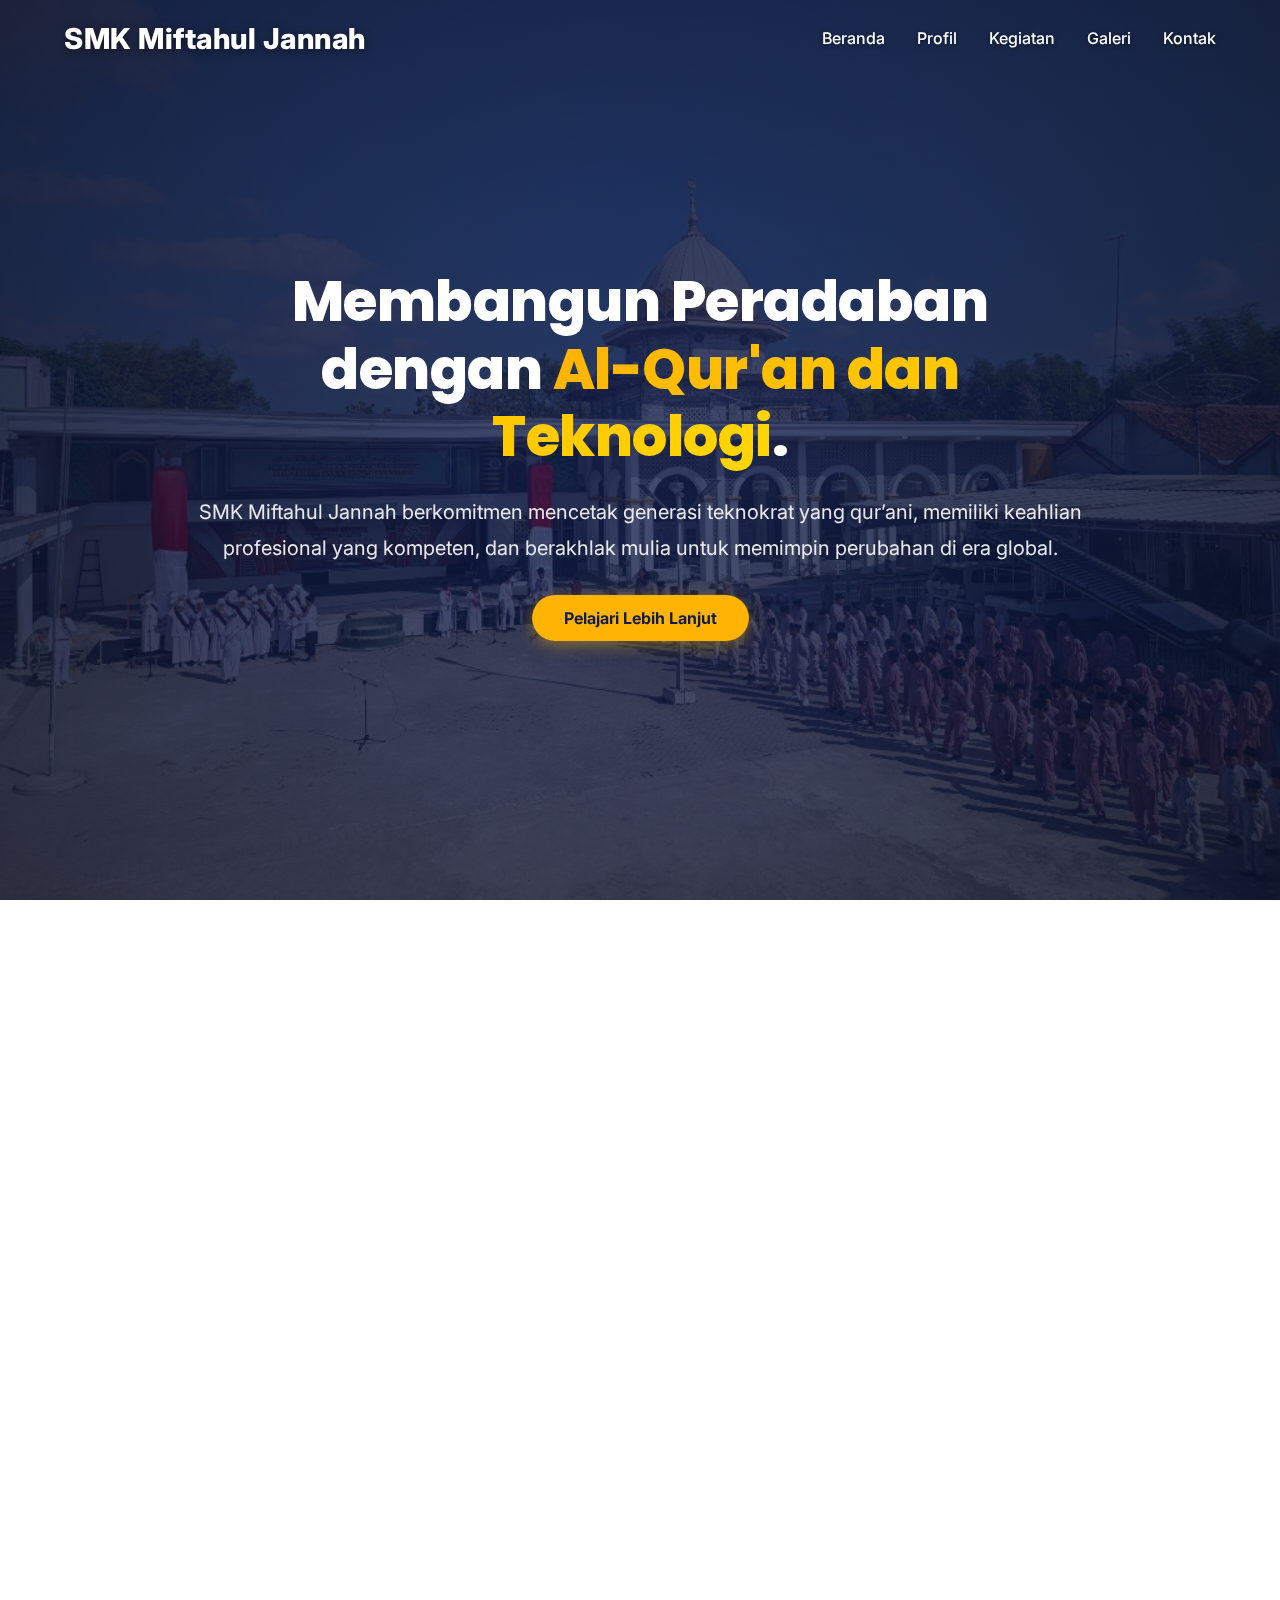
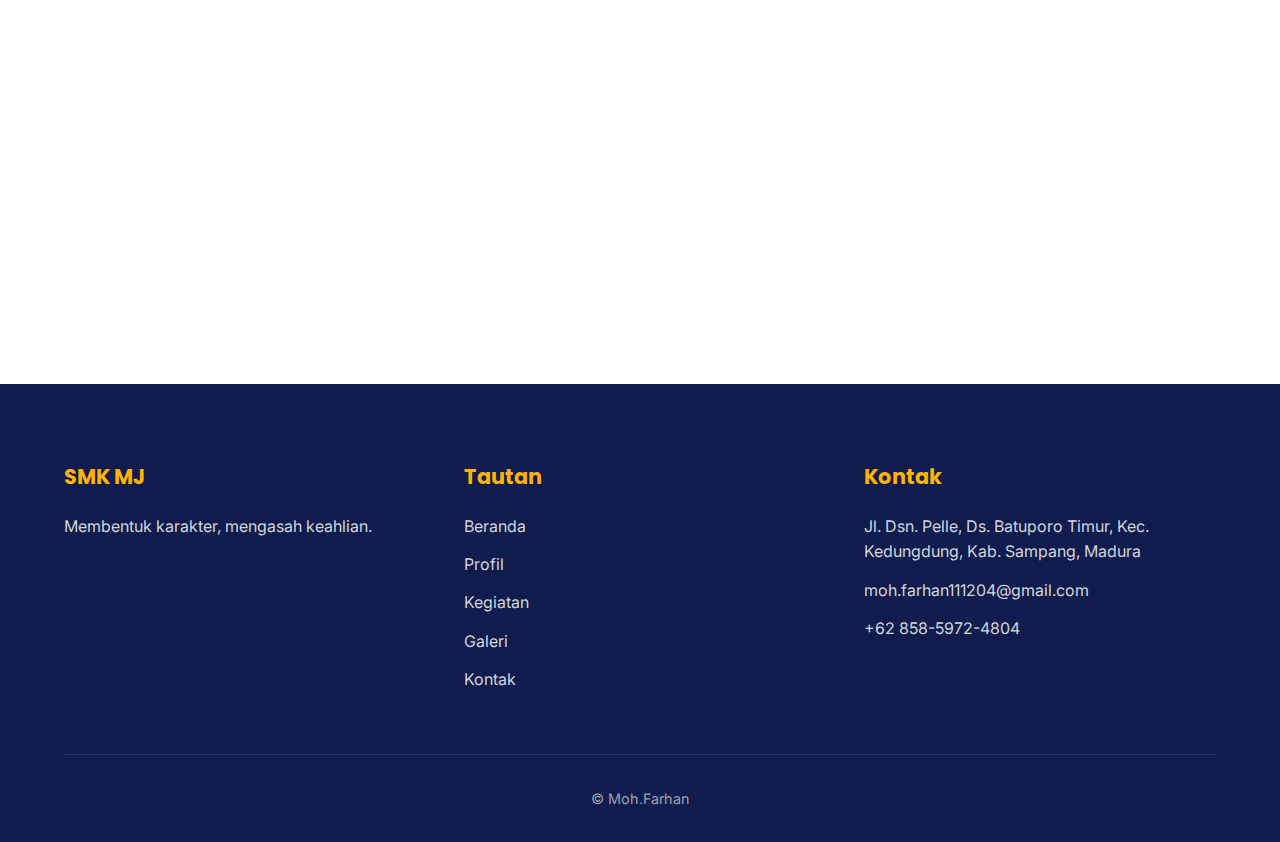
<file: index.html>
<!DOCTYPE html>
<html lang="id">

<head>
    <meta charset="UTF-8">
    <meta name="viewport" content="width=device-width, initial-scale=1.0">
    <title>SMK Miftahul Jannah - Mencetak Generasi Berprestasi</title>
    <link rel="stylesheet" href="css/style.css">
    <!-- Google Fonts -->
    <link
        href="https://fonts.googleapis.com/css2?family=Inter:wght@300;400;500;600&family=Poppins:wght@600;700;800&display=swap"
        rel="stylesheet">
    <link rel="stylesheet" href="https://cdnjs.cloudflare.com/ajax/libs/font-awesome/6.0.0/css/all.min.css">
    <link href="https://unpkg.com/aos@2.3.1/dist/aos.css" rel="stylesheet">
</head>

<body>

    <!-- Navbar -->
    <nav class="navbar" id="navbar">
        <a href="#" class="logo">SMK Miftahul Jannah</a>
        <ul class="nav-links">
            <li><a href="index.html">Beranda</a></li>
            <li><a href="profile.html">Profil</a></li>
            <li><a href="activities.html">Kegiatan</a></li>
            <li><a href="gallery.html">Galeri</a></li>
            <li><a href="contact.html">Kontak</a></li>
        </ul>

    </nav>

    <!-- Hero Section -->
    <section class="hero">
        <div class="hero-content" data-aos="fade-up" data-aos-duration="1000">
            <h1>Membangun Peradaban dengan <span class="gradient-text">Al-Qur'an dan Teknologi</span>.</h1>
            <p>SMK Miftahul Jannah berkomitmen mencetak generasi teknokrat yang qur’ani, memiliki keahlian profesional
                yang kompeten, dan berakhlak mulia untuk memimpin perubahan di era global.</p>
            <a href="#about" class="btn-cta">Pelajari Lebih Lanjut</a>
        </div>
    </section>

    <!-- Principal Welcome -->
    <section id="about" class="principal-section">
        <div class="principal-img" data-aos="fade-right" data-aos-duration="1000">
            <img src="assets/images/principal_real.jpg" alt="Kepala Sekolah SMK Miftahul Jannah">
        </div>
        <div class="principal-text" data-aos="fade-left" data-aos-duration="1000">
            <span class="section-tag">Sambutan Kepala Sekolah</span>
            <h2>Selamat Datang di <br>SMK Miftahul Jannah</h2>
            <p>Bismillahirrahmanirrahim,
                Assalamu'alaikum warahmatullahi wabarakatuh,</p>
            <p>Alhamdulillah, kita semua masih diberi kesempatan untuk berkumpul di tahun ajaran baru ini. Saya selaku
                Kepala Sekolah [SMK Miftahul Jannah] sangat senang dan bangga menyambut Anda semua dengan rasa syukur
                dan harapan yang tinggi.</p>
            <p>Semoga kita semua dapat bekerja sama dan belajar bersama dengan baik untuk mencapai tujuan dan visi misi
                sekolah kita, serta meningkatkan kualitas pendidikan dan membentuk generasi yang cerdas, berakhlak
                mulia, dan berkompeten di bidangnya masing-masing.</p>
            <p>Mari kita jadikan tahun ajaran ini sebagai kesempatan untuk meningkatkan iman dan taqwa kita kepada Allah
                SWT, serta meningkatkan prestasi dan kesuksesan kita di dunia dan akhirat.</p>
            <p>Semoga Allah SWT selalu memberikan kita kekuatan, kesabaran, dan keberhasilan dalam setiap langkah kita.
                Amin ya Rabbal'alamin.</p>
            <p>Wassalamu'alaikum warahmatullahi wabarakatuh. 😊</p>
            <h4>Abd.Malik,S.Pd</h4>
        </div>
    </section>

    <!-- Footer placeholder (will be consistent across pages) -->
    <footer>
        <div class="footer-content">
            <div class="footer-col">
                <h3>SMK MJ</h3>
                <p>Membentuk karakter, mengasah keahlian.</p>
            </div>
            <div class="footer-col">
                <h3>Tautan</h3>
                <a href="index.html">Beranda</a>
                <a href="profile.html">Profil</a>
                <a href="activities.html">Kegiatan</a>
                <a href="gallery.html">Galeri</a>
                <a href="contact.html">Kontak</a>
            </div>
            <div class="footer-col">
                <h3>Kontak</h3>
                <p>Jl. Dsn. Pelle, Ds. Batuporo Timur, Kec. Kedungdung, Kab. Sampang, Madura</p>
                <p>moh.farhan111204@gmail.com</p>
                <p>+62 858-5972-4804</p>
            </div>
        </div>
        <div class="copyright">
            &copy; Moh.Farhan
        </div>
    </footer>

    <script src="js/main.js"></script>
    <script src="https://unpkg.com/aos@2.3.1/dist/aos.js"></script>
    <script>
        AOS.init({
            once: true,
            offset: 100
        });
    </script>
</body>

</html>
</file>
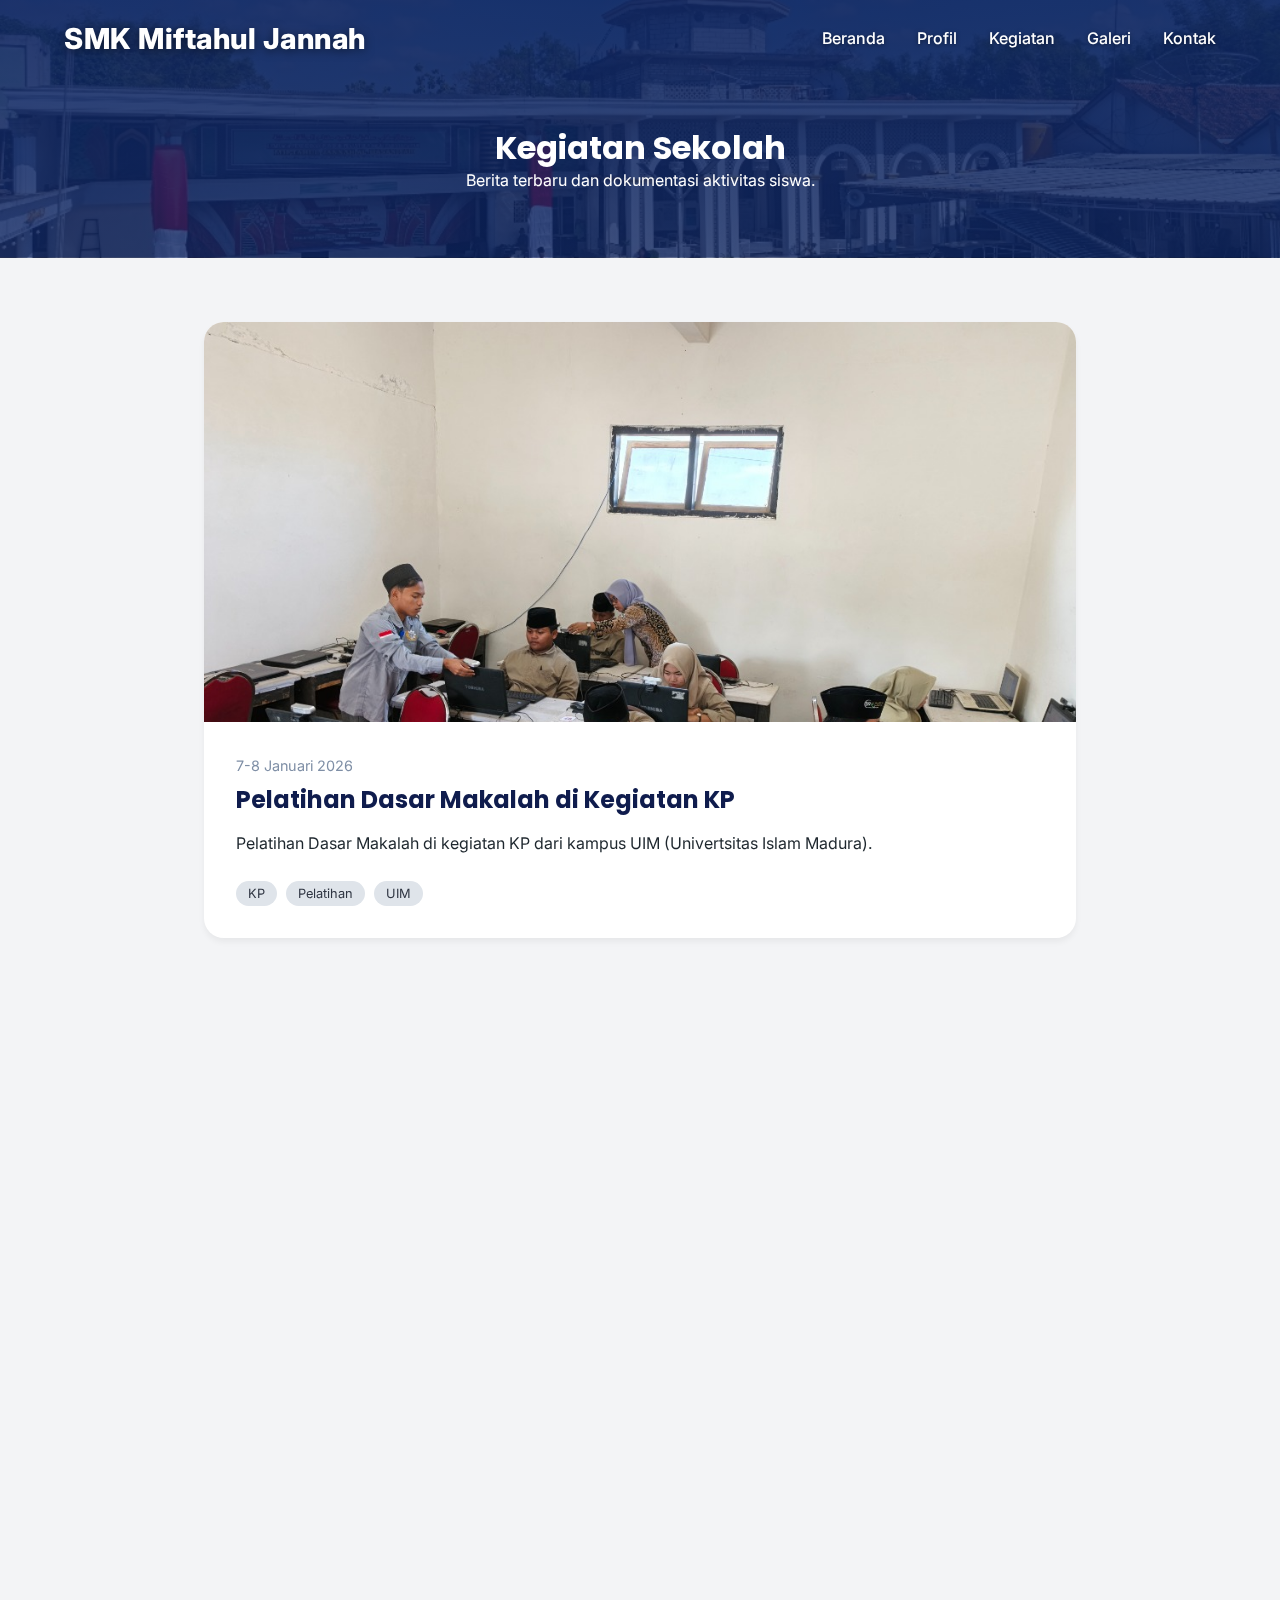
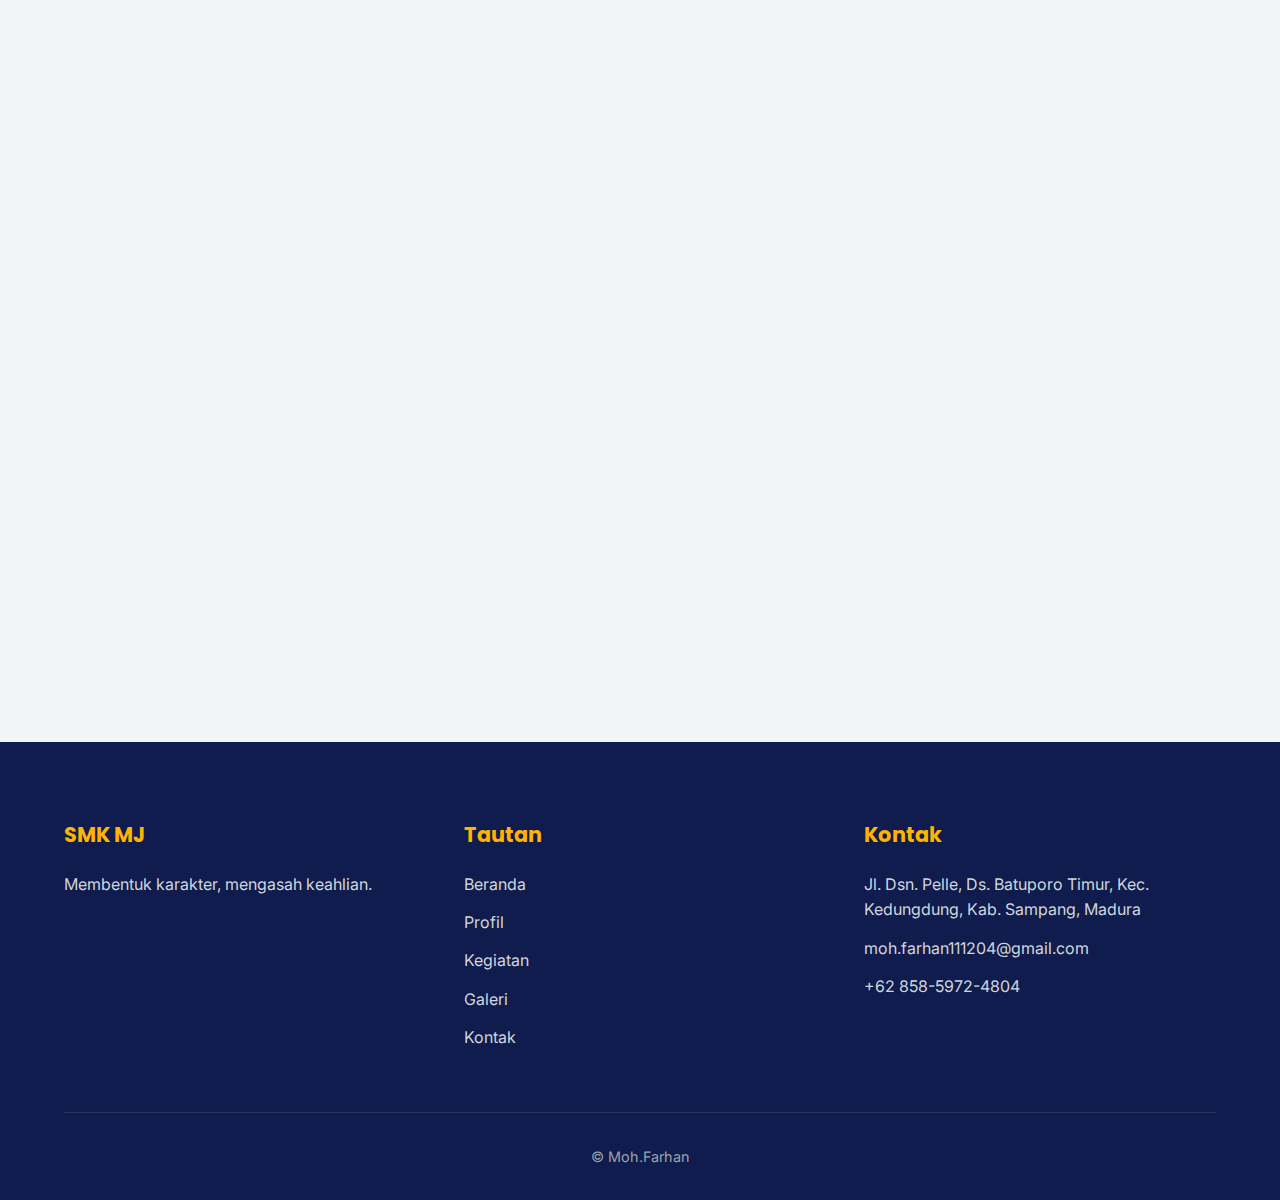
<file: activities.html>
<!DOCTYPE html>
<html lang="id">

<head>
    <meta charset="UTF-8">
    <meta name="viewport" content="width=device-width, initial-scale=1.0">
    <title>Kegiatan - SMK Miftahul Jannah</title>
    <link rel="stylesheet" href="css/style.css">
    <link
        href="https://fonts.googleapis.com/css2?family=Inter:wght@300;400;500;600&family=Poppins:wght@600;700;800&display=swap"
        rel="stylesheet">
    <link rel="stylesheet" href="https://cdnjs.cloudflare.com/ajax/libs/font-awesome/6.0.0/css/all.min.css">
    <link href="https://unpkg.com/aos@2.3.1/dist/aos.css" rel="stylesheet">
    <style>
        .page-header {
            background: linear-gradient(rgba(12, 36, 97, 0.9), rgba(12, 36, 97, 0.8)), url('assets/images/header_bg.jpg');
            background-size: cover;
            background-position: center;
            padding: 8rem 5% 4rem;
            text-align: center;
            color: var(--white);
        }

        .activity-feed {
            max-width: 1000px;
            margin: 4rem auto;
            padding: 0 5%;
        }

        .activity-post {
            background: var(--white);
            border-radius: 20px;
            overflow: hidden;
            box-shadow: var(--shadow-sm);
            margin-bottom: 3rem;
            display: flex;
            flex-direction: column;
        }

        .activity-img {
            max-height: 400px;
            overflow: hidden;
        }

        .activity-img img {
            width: 100%;
            height: 100%;
            object-fit: cover;
        }

        .activity-content {
            padding: 2rem;
        }

        .activity-date {
            color: #7f8fa6;
            font-size: 0.9rem;
            margin-bottom: 0.5rem;
            display: block;
        }

        .activity-content h2 {
            color: var(--primary-color);
            margin-bottom: 1rem;
        }

        .activity-tags {
            margin-top: 1.5rem;
        }

        .tag {
            background: #dfe4ea;
            color: #2f3542;
            padding: 5px 12px;
            border-radius: 15px;
            font-size: 0.8rem;
            margin-right: 5px;
        }
    </style>
</head>

<body>

    <nav class="navbar" id="navbar">
        <a href="index.html" class="logo">SMK Miftahul Jannah</a>
        <ul class="nav-links">
            <li><a href="index.html">Beranda</a></li>
            <li><a href="profile.html">Profil</a></li>
            <li><a href="activities.html">Kegiatan</a></li>
            <li><a href="gallery.html">Galeri</a></li>
            <li><a href="contact.html">Kontak</a></li>
        </ul>

    </nav>

    <header class="page-header">
        <h1 data-aos="fade-down" data-aos-duration="1000">Kegiatan Sekolah</h1>
        <p data-aos="fade-up" data-aos-duration="1000" data-aos-delay="200">Berita terbaru dan dokumentasi aktivitas
            siswa.</p>
    </header>

    <div class="activity-feed">
        <!-- New Post -->
        <article class="activity-post" data-aos="fade-up" data-aos-duration="1000">
            <div class="activity-img">
                <img src="assets/images/pelatihan_dasar_kp.jpg" alt="Pelatihan Dasar KP">
            </div>
            <div class="activity-content">
                <span class="activity-date">7-8 Januari 2026</span>
                <h2>Pelatihan Dasar Makalah di Kegiatan KP</h2>
                <p>Pelatihan Dasar Makalah di kegiatan KP dari kampus UIM (Univertsitas Islam Madura).</p>
                <div class="activity-tags">
                    <span class="tag">KP</span>
                    <span class="tag">Pelatihan</span>
                    <span class="tag">UIM</span>
                </div>
            </div>
        </article>

        <!-- New Post Sharing -->
        <article class="activity-post" data-aos="fade-up" data-aos-duration="1000">
            <div class="activity-img">
                <img src="assets/images/sharing_makalah.jpg" alt="Sharing Dasar Penulisan Makalah">
            </div>
            <div class="activity-content">
                <span class="activity-date">6 Januari 2026</span>
                <h2>Sharing Dasar-Dasar Penulisan Makalah</h2>
                <p>Sharing Dasar-Dasar Penulisan Makalah untuk Pra-Perkuliahan.</p>
                <div class="activity-tags">
                    <span class="tag">Pra-Perkuliahan</span>
                    <span class="tag">Literasi</span>
                </div>
            </div>
        </article>

        <!-- Post New -->
        <article class="activity-post" data-aos="fade-up" data-aos-duration="1000">
            <div class="activity-img">
                <img src="assets/images/tka_kelas_3_smk.jpg" alt="TKA Kelas XII">
            </div>
            <div class="activity-content">
                <span class="activity-date">3 November 2025</span>
                <h2>Tes Kemampuan Akademik (TKA) Kelas XII</h2>
                <p>Kegiatan Tes Kemampuan Akademik (TKA) untuk Siswa Siswi Kelas XII SMK Miftahul Jannah. Siswa
                    dipersiapkan untuk menghadapi ujian kompetensi dengan materi yang mendalam.</p>
                <div class="activity-tags">
                    <span class="tag">Akademik</span>
                    <span class="tag">Kelas XII</span>
                </div>
            </div>
        </article>


    </div>

    <footer>
        <div class="footer-content">
            <div class="footer-col">
                <h3>SMK MJ</h3>
                <p>Membentuk karakter, mengasah keahlian.</p>
            </div>
            <div class="footer-col">
                <h3>Tautan</h3>
                <a href="index.html">Beranda</a>
                <a href="profile.html">Profil</a>
                <a href="activities.html">Kegiatan</a>
                <a href="gallery.html">Galeri</a>
                <a href="contact.html">Kontak</a>
            </div>
            <div class="footer-col">
                <h3>Kontak</h3>
                <p>Jl. Dsn. Pelle, Ds. Batuporo Timur, Kec. Kedungdung, Kab. Sampang, Madura</p>
                <p>moh.farhan111204@gmail.com</p>
                <p>+62 858-5972-4804</p>
            </div>
        </div>
        <div class="copyright">
            &copy; Moh.Farhan
        </div>
    </footer>

    <script src="js/main.js"></script>
    <script src="https://unpkg.com/aos@2.3.1/dist/aos.js"></script>
    <script>
        AOS.init({
            once: true,
            offset: 100
        });
    </script>
</body>

</html>
</file>
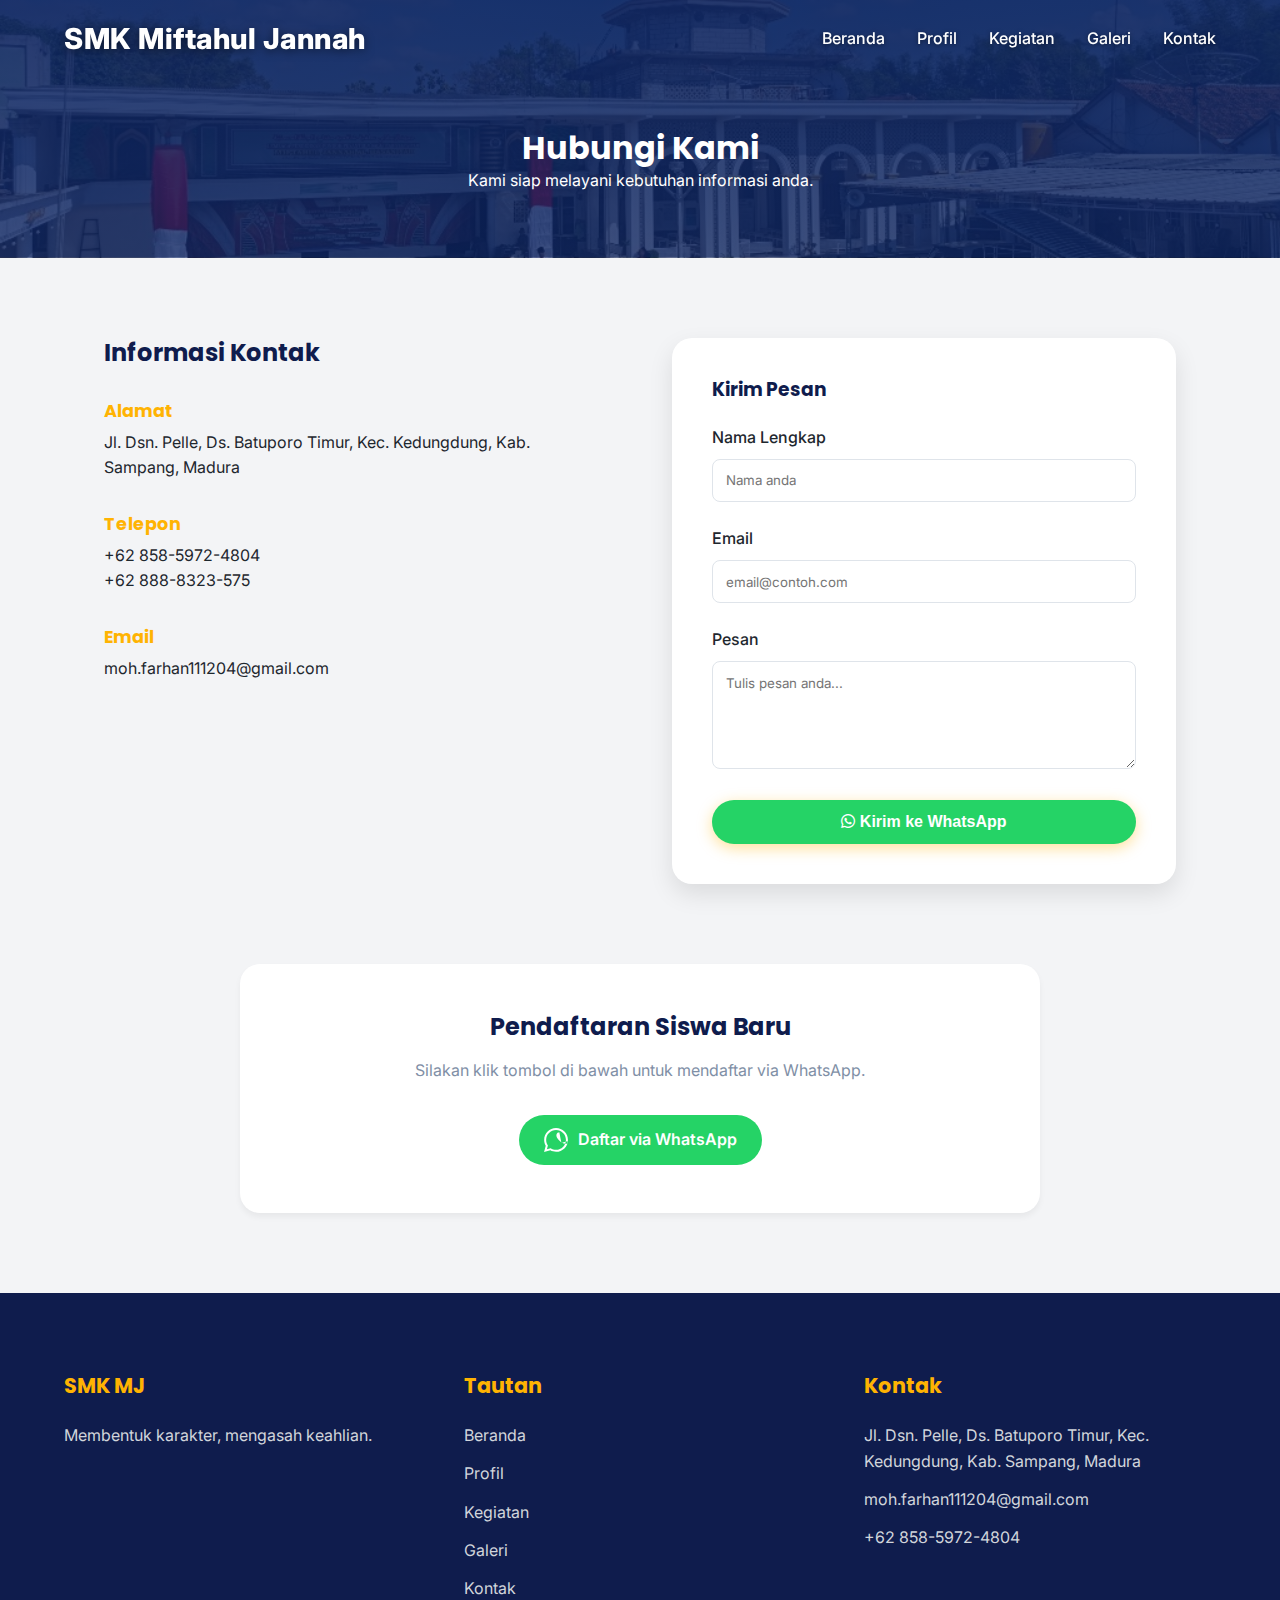
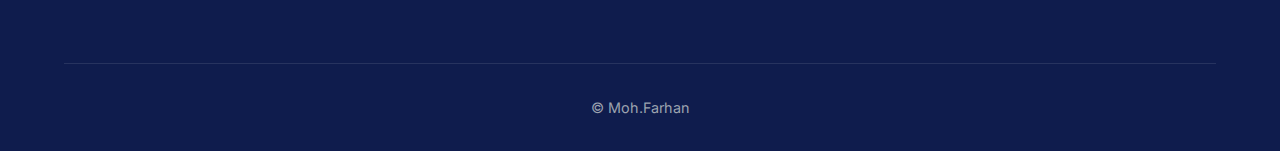
<file: contact.html>
<!DOCTYPE html>
<html lang="id">

<head>
    <meta charset="UTF-8">
    <meta name="viewport" content="width=device-width, initial-scale=1.0">
    <title>Kontak - SMK Miftahul Jannah</title>
    <link rel="stylesheet" href="css/style.css">
    <link
        href="https://fonts.googleapis.com/css2?family=Inter:wght@300;400;500;600&family=Poppins:wght@600;700;800&display=swap"
        rel="stylesheet">
    <link rel="stylesheet" href="https://cdnjs.cloudflare.com/ajax/libs/font-awesome/6.0.0/css/all.min.css">
    <style>
        .page-header {
            background: linear-gradient(rgba(12, 36, 97, 0.9), rgba(12, 36, 97, 0.8)), url('assets/images/header_bg.jpg');
            background-size: cover;
            background-position: center;
            padding: 8rem 5% 4rem;
            text-align: center;
            color: var(--white);
        }

        .contact-container {
            padding: 5rem 5%;
            display: grid;
            grid-template-columns: 1fr 1fr;
            gap: 4rem;
            max-width: 1200px;
            margin: 0 auto;
        }

        .contact-info h2 {
            color: var(--primary-color);
            margin-bottom: 2rem;
        }

        .info-item {
            margin-bottom: 2rem;
        }

        .info-item h4 {
            color: var(--accent-color);
            margin-bottom: 0.5rem;
            font-size: 1.1rem;
        }

        .contact-form {
            background: var(--white);
            padding: 2.5rem;
            border-radius: 20px;
            box-shadow: var(--shadow-lg);
        }

        .form-group {
            margin-bottom: 1.5rem;
        }

        .form-group label {
            display: block;
            margin-bottom: 0.5rem;
            font-weight: 500;
        }

        .form-control {
            width: 100%;
            padding: 0.8rem;
            border: 1px solid #dfe4ea;
            border-radius: 8px;
            font-family: inherit;
            transition: var(--transition);
        }

        .form-control:focus {
            outline: none;
            border-color: var(--primary-color);
        }

        button[type="submit"] {
            width: 100%;
            border: none;
            cursor: pointer;
            font-size: 1rem;
        }

        @media (max-width: 768px) {
            .contact-container {
                grid-template-columns: 1fr;
            }
        }
    </style>
</head>

<body>

    <nav class="navbar" id="navbar">
        <a href="index.html" class="logo">SMK Miftahul Jannah</a>
        <ul class="nav-links">
            <li><a href="index.html">Beranda</a></li>
            <li><a href="profile.html">Profil</a></li>
            <li><a href="activities.html">Kegiatan</a></li>
            <li><a href="gallery.html">Galeri</a></li>
            <li><a href="contact.html">Kontak</a></li>
        </ul>

    </nav>

    <header class="page-header">
        <h1>Hubungi Kami</h1>
        <p>Kami siap melayani kebutuhan informasi anda.</p>
    </header>

    <section class="contact-container">
        <div class="contact-info">
            <h2>Informasi Kontak</h2>
            <div class="info-item">
                <h4>Alamat</h4>
                <p>Jl. Dsn. Pelle, Ds. Batuporo Timur, Kec. Kedungdung, Kab. Sampang, Madura
                </p>
            </div>
            <div class="info-item">
                <h4>Telepon</h4>
                <p>+62 858-5972-4804</p>
                <p>+62 888-8323-575</p>
            </div>
            <div class="info-item">
                <h4>Email</h4>
                <p>moh.farhan111204@gmail.com</p>
            </div>
        </div>

        <form class="contact-form" id="contactForm">
            <h3 style="margin-bottom: 1.5rem; color: var(--primary-color);">Kirim Pesan</h3>
            <div class="form-group">
                <label>Nama Lengkap</label>
                <input type="text" id="contactName" class="form-control" placeholder="Nama anda" required>
            </div>
            <div class="form-group">
                <label>Email</label>
                <input type="email" id="contactEmail" class="form-control" placeholder="email@contoh.com" required>
            </div>
            <div class="form-group">
                <label>Pesan</label>
                <textarea id="contactMessage" class="form-control" rows="5" placeholder="Tulis pesan anda..."
                    required></textarea>
            </div>
            <button type="submit" class="btn-cta" style="background-color: #25D366; color: white;">
                <i class="fab fa-whatsapp"></i> Kirim ke WhatsApp
            </button>
        </form>
    </section>

    <!-- Registration Section -->
    <section style="padding: 0 5% 5rem; text-align: center;">
        <div
            style="background: var(--white); padding: 3rem; border-radius: 20px; box-shadow: var(--shadow-sm); max-width: 800px; margin: 0 auto;">
            <h2 style="color: var(--primary-color); margin-bottom: 1rem;">Pendaftaran Siswa Baru</h2>
            <p style="color: #7f8fa6; margin-bottom: 2rem;">Silakan klik tombol di bawah untuk mendaftar via WhatsApp.
            </p>

            <div style="display: flex; justify-content: center; gap: 20px; flex-wrap: wrap;">
                <!-- WhatsApp Button -->
                <a href="https://wa.me/6285859724804?text=Halo,%20saya%20ingin%20mendaftar%20di%20SMK%20Miftahul%20Jannah"
                    target="_blank"
                    style="display: inline-flex; align-items: center; gap: 10px; background-color: #25D366; color: white; padding: 12px 25px; border-radius: 50px; text-decoration: none; font-weight: 600; transition: transform 0.3s;">
                    <svg xmlns="http://www.w3.org/2000/svg" width="24" height="24" viewBox="0 0 24 24"
                        fill="currentColor">
                        <path
                            d="M.057 24l1.687-6.163c-1.041-1.804-1.588-3.849-1.587-5.946.003-6.556 5.338-11.891 11.893-11.891 3.181.001 6.167 1.24 8.413 3.488 2.245 2.248 3.481 5.236 3.48 8.414-.003 6.557-5.338 11.892-11.893 11.892-1.99-.001-3.951-.5-5.688-1.448l-6.305 1.654zm6.597-3.807c1.676.995 3.276 1.591 5.392 1.592 5.448 0 9.886-4.434 9.889-9.885.002-5.462-4.415-9.89-9.881-9.892-5.452 0-9.887 4.434-9.889 9.884-.001 2.225.651 3.891 1.746 5.634l-.999 3.648 3.742-.981zm11.387-5.464c-.074-.124-.272-.198-.57-.347-.297-.149-1.758-8.683-2.031-9.667-.272-.984-.47-.149-.646-.149-.174 0-.372 0-.57.001-.198 0-.52.074-.792.372s-1.04 1.016-1.04 2.479 1.065 2.876 1.213 3.074c.149.198 2.095 3.2 5.076 4.487.709.306 1.263.489 1.694.626.712.226 1.36.194 1.872.118.571-.085 1.758-.719 2.006-1.413.248-.695.248-1.29.173-1.414z" />
                    </svg>
                    Daftar via WhatsApp
                </a>
            </div>
        </div>
    </section>

    <footer>
        <div class="footer-content">
            <div class="footer-col">
                <h3>SMK MJ</h3>
                <p>Membentuk karakter, mengasah keahlian.</p>
            </div>
            <div class="footer-col">
                <h3>Tautan</h3>
                <a href="index.html">Beranda</a>
                <a href="profile.html">Profil</a>
                <a href="activities.html">Kegiatan</a>
                <a href="gallery.html">Galeri</a>
                <a href="contact.html">Kontak</a>
            </div>
            <div class="footer-col">
                <h3>Kontak</h3>
                <p>Jl. Dsn. Pelle, Ds. Batuporo Timur, Kec. Kedungdung, Kab. Sampang, Madura</p>
                <p>moh.farhan111204@gmail.com</p>
                <p>+62 858-5972-4804</p>
            </div>
        </div>
        <div class="copyright">
            &copy; Moh.Farhan
        </div>
    </footer>

    <script src="js/main.js"></script>
    <script>
        document.getElementById('contactForm').addEventListener('submit', function (e) {
            e.preventDefault();

            const name = document.getElementById('contactName').value;
            const email = document.getElementById('contactEmail').value;
            const message = document.getElementById('contactMessage').value;

            const waNumber = "6285859724804";
            const text = `Halo Admin SMK MJ, saya ${name} (${email}) ingin mengirim pesan: \n\n${message}`;
            const url = `https://wa.me/${waNumber}?text=${encodeURIComponent(text)}`;

            window.open(url, '_blank');
        });
    </script>
</body>

</html>
</file>
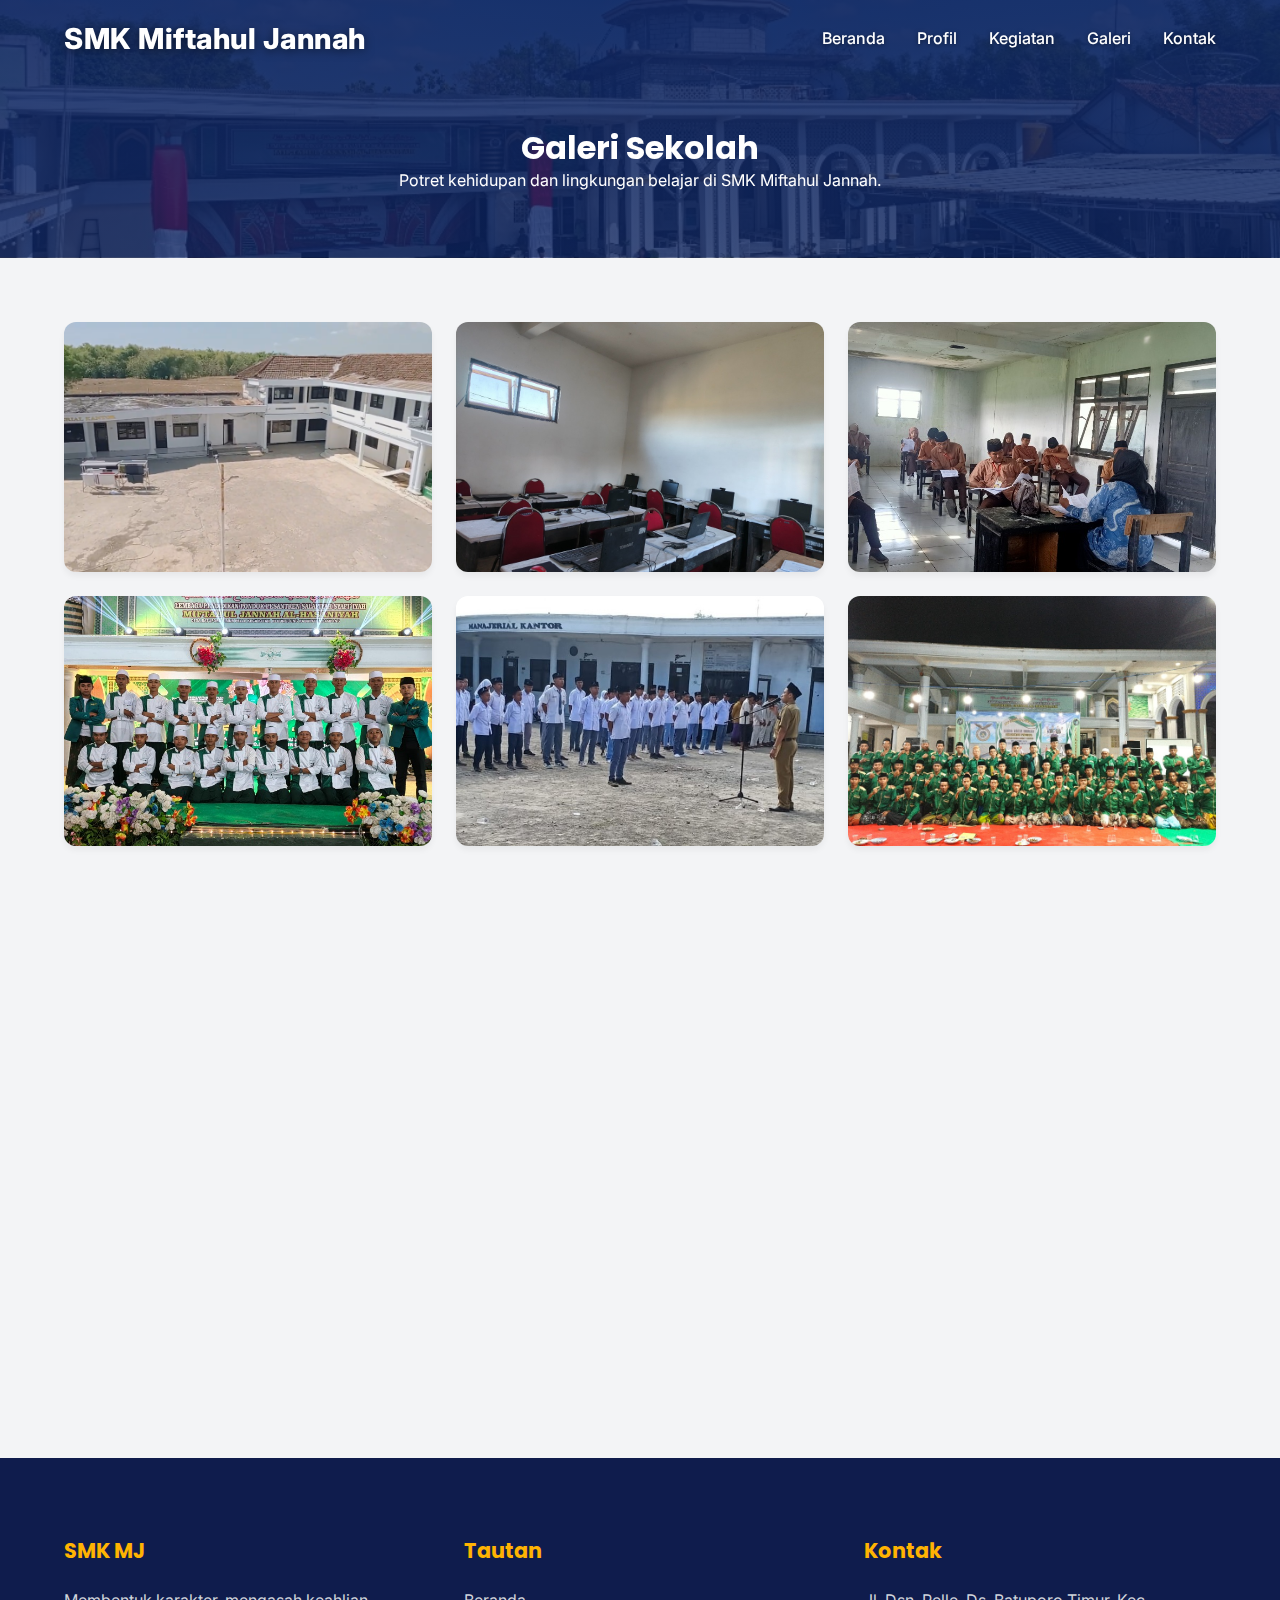
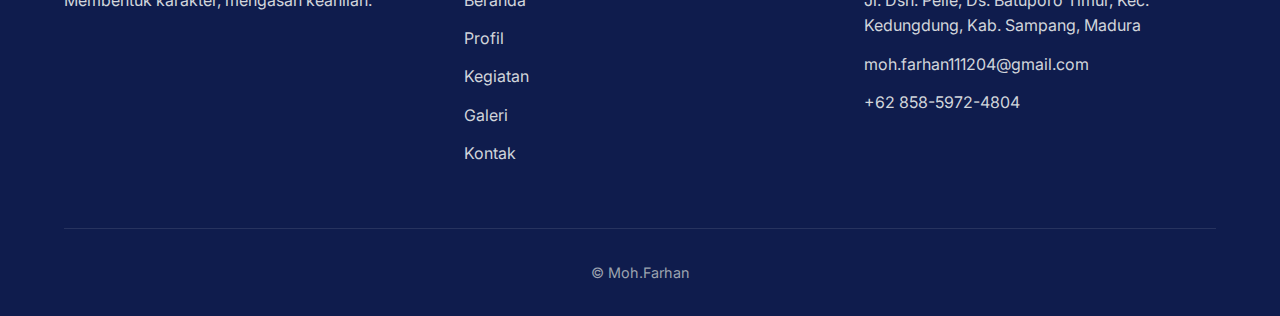
<file: gallery.html>
<!DOCTYPE html>
<html lang="id">

<head>
    <meta charset="UTF-8">
    <meta name="viewport" content="width=device-width, initial-scale=1.0">
    <title>Galeri - SMK Miftahul Jannah</title>
    <link rel="stylesheet" href="css/style.css">
    <link
        href="https://fonts.googleapis.com/css2?family=Inter:wght@300;400;500;600&family=Poppins:wght@600;700;800&display=swap"
        rel="stylesheet">
    <link rel="stylesheet" href="https://cdnjs.cloudflare.com/ajax/libs/font-awesome/6.0.0/css/all.min.css">
    <link href="https://unpkg.com/aos@2.3.1/dist/aos.css" rel="stylesheet">
    <style>
        .page-header {
            background: linear-gradient(rgba(12, 36, 97, 0.9), rgba(12, 36, 97, 0.8)), url('assets/images/header_bg.jpg');
            background-size: cover;
            background-position: center;
            padding: 8rem 5% 4rem;
            text-align: center;
            color: var(--white);
        }

        .gallery-grid {
            display: grid;
            grid-template-columns: repeat(auto-fill, minmax(300px, 1fr));
            gap: 1.5rem;
            padding: 4rem 5%;
        }

        .gallery-item {
            position: relative;
            height: 250px;
            overflow: hidden;
            border-radius: 12px;
            cursor: pointer;
            box-shadow: var(--shadow-sm);
        }

        .gallery-item img {
            width: 100%;
            height: 100%;
            object-fit: cover;
            transition: transform 0.4s ease;
        }

        .gallery-item:hover img {
            transform: scale(1.1);
        }

        .gallery-overlay {
            position: absolute;
            bottom: 0;
            left: 0;
            width: 100%;
            padding: 1rem;
            background: linear-gradient(to top, rgba(0, 0, 0, 0.8), transparent);
            color: var(--white);
            opacity: 0;
            transition: opacity 0.3s ease;
        }

        .gallery-item:hover .gallery-overlay {
            opacity: 1;
        }
    </style>
</head>

<body>

    <nav class="navbar" id="navbar">
        <a href="index.html" class="logo">SMK Miftahul Jannah</a>
        <ul class="nav-links">
            <li><a href="index.html">Beranda</a></li>
            <li><a href="profile.html">Profil</a></li>
            <li><a href="activities.html">Kegiatan</a></li>
            <li><a href="gallery.html">Galeri</a></li>
            <li><a href="contact.html">Kontak</a></li>
        </ul>

    </nav>

    <header class="page-header">
        <h1 data-aos="fade-down" data-aos-duration="1000">Galeri Sekolah</h1>
        <p data-aos="fade-up" data-aos-duration="1000" data-aos-delay="200">Potret kehidupan dan lingkungan belajar di
            SMK Miftahul Jannah.</p>
    </header>

    <div class="gallery-grid">
        <div class="gallery-item" data-aos="zoom-in" data-aos-duration="800">
            <img src="assets/images/gedung_utama.png" alt="Gedung Sekolah">
            <div class="gallery-overlay">Gedung Utama</div>
        </div>
        <div class="gallery-item" data-aos="zoom-in" data-aos-duration="800">
            <img src="assets/images/lab_komputer_update.jpg" alt="Lab Komputer">
            <div class="gallery-overlay">Laboratorium Komputer</div>
        </div>

        <div class="gallery-item" data-aos="zoom-in" data-aos-duration="800">
            <img src="assets/images/suasana_belajar.jpg" alt="Suasana Belajar">
            <div class="gallery-overlay">Suasana Belajar</div>
        </div>

        <div class="gallery-item" data-aos="zoom-in" data-aos-duration="800">
            <img src="assets/images/hadrah_personnel.jpg" alt="Personil Hadrah">
            <div class="gallery-overlay">Personil Hadrah</div>
        </div>
        <div class="gallery-item" data-aos="zoom-in" data-aos-duration="800">
            <img src="assets/images/upacara.jpg" alt="Upacara">
            <div class="gallery-overlay">Upacara</div>
        </div>
        <div class="gallery-item" data-aos="zoom-in" data-aos-duration="800">
            <img src="assets/images/perda_batim_barlen.jpg" alt="Perda Batim Barlen">
            <div class="gallery-overlay">Perda Batim Barlen</div>
        </div>
        <div class="gallery-item" data-aos="zoom-in" data-aos-duration="800">
            <img src="assets/images/kunjungan.jpg" alt="Kunjungan">
            <div class="gallery-overlay">Kunjungan</div>
        </div>
        <div class="gallery-item" data-aos="zoom-in" data-aos-duration="800">
            <img src="assets/images/upacara_17_agustus.jpg" alt="Upacara 17 Agustus">
            <div class="gallery-overlay">Upacara 17 Agustus</div>
        </div>
        <div class="gallery-item" data-aos="zoom-in" data-aos-duration="800">
            <img src="assets/images/paduan_suara_siswi.jpg" alt="Paduan Suara Siswi">
            <div class="gallery-overlay">Paduan Suara Siswi</div>
        </div>
        <div class="gallery-item" data-aos="zoom-in" data-aos-duration="800">
            <img src="assets/images/wisuda_2024_2025.jpg" alt="Wisudawan Wisudawati 2024-2025">
            <div class="gallery-overlay">Wisudawan Wisudawati 2024-2025</div>
        </div>
        <div class="gallery-item" data-aos="zoom-in" data-aos-duration="800">
            <img src="assets/images/cerdas_cermat.jpg" alt="Cerdas Cermat">
            <div class="gallery-overlay">Cerdas Cermat</div>
        </div>
        <div class="gallery-item" data-aos="zoom-in" data-aos-duration="800">
            <img src="assets/images/karnaval.jpg" alt="Karnaval">
            <div class="gallery-overlay">Karnaval</div>
        </div>
    </div>

    <footer>
        <div class="footer-content">
            <div class="footer-col">
                <h3>SMK MJ</h3>
                <p>Membentuk karakter, mengasah keahlian.</p>
            </div>
            <div class="footer-col">
                <h3>Tautan</h3>
                <a href="index.html">Beranda</a>
                <a href="profile.html">Profil</a>
                <a href="activities.html">Kegiatan</a>
                <a href="gallery.html">Galeri</a>
                <a href="contact.html">Kontak</a>
            </div>
            <div class="footer-col">
                <h3>Kontak</h3>
                <p>Jl. Dsn. Pelle, Ds. Batuporo Timur, Kec. Kedungdung, Kab. Sampang, Madura</p>
                <p>moh.farhan111204@gmail.com</p>
                <p>+62 858-5972-4804</p>
            </div>
        </div>
        <div class="copyright">
            &copy; Moh.Farhan
        </div>
    </footer>

    <script src="js/main.js"></script>
    <script src="https://unpkg.com/aos@2.3.1/dist/aos.js"></script>
    <script>
        AOS.init({
            once: true,
            offset: 100
        });
    </script>
</body>

</html>
</file>
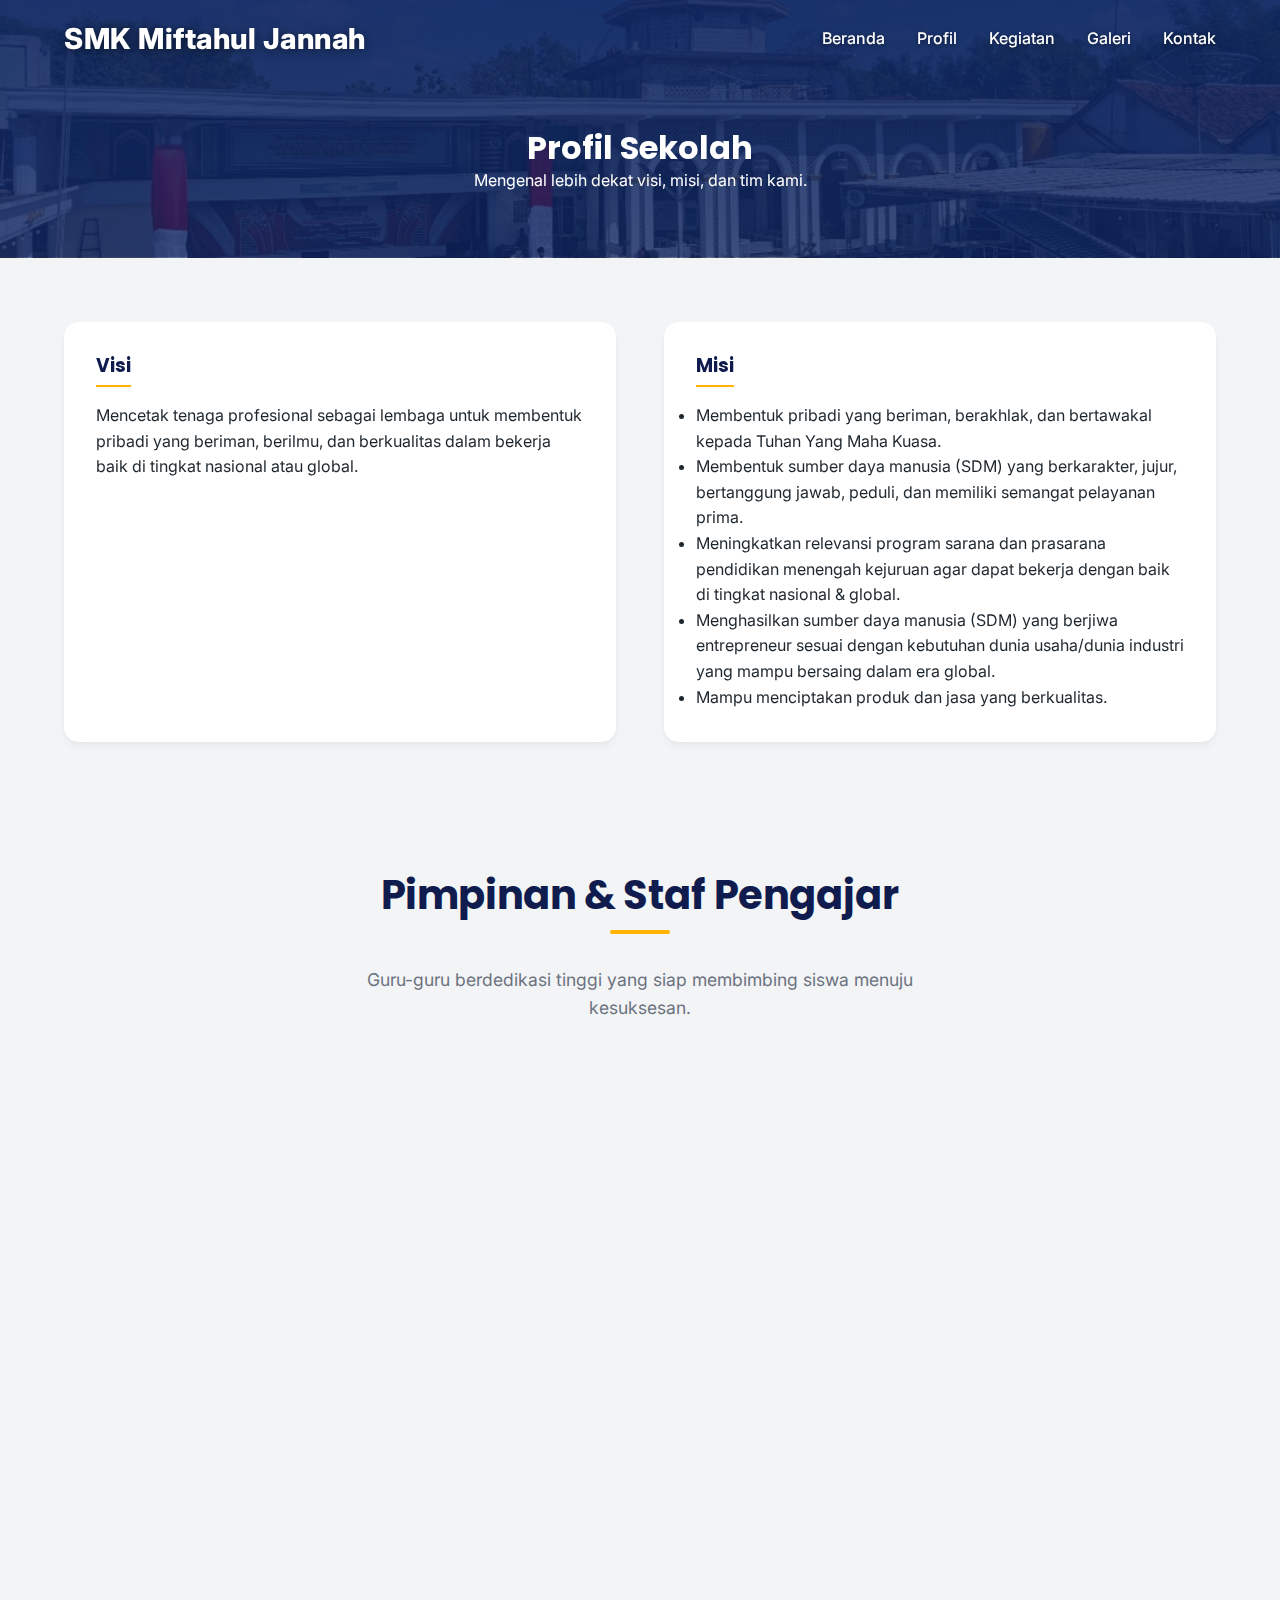
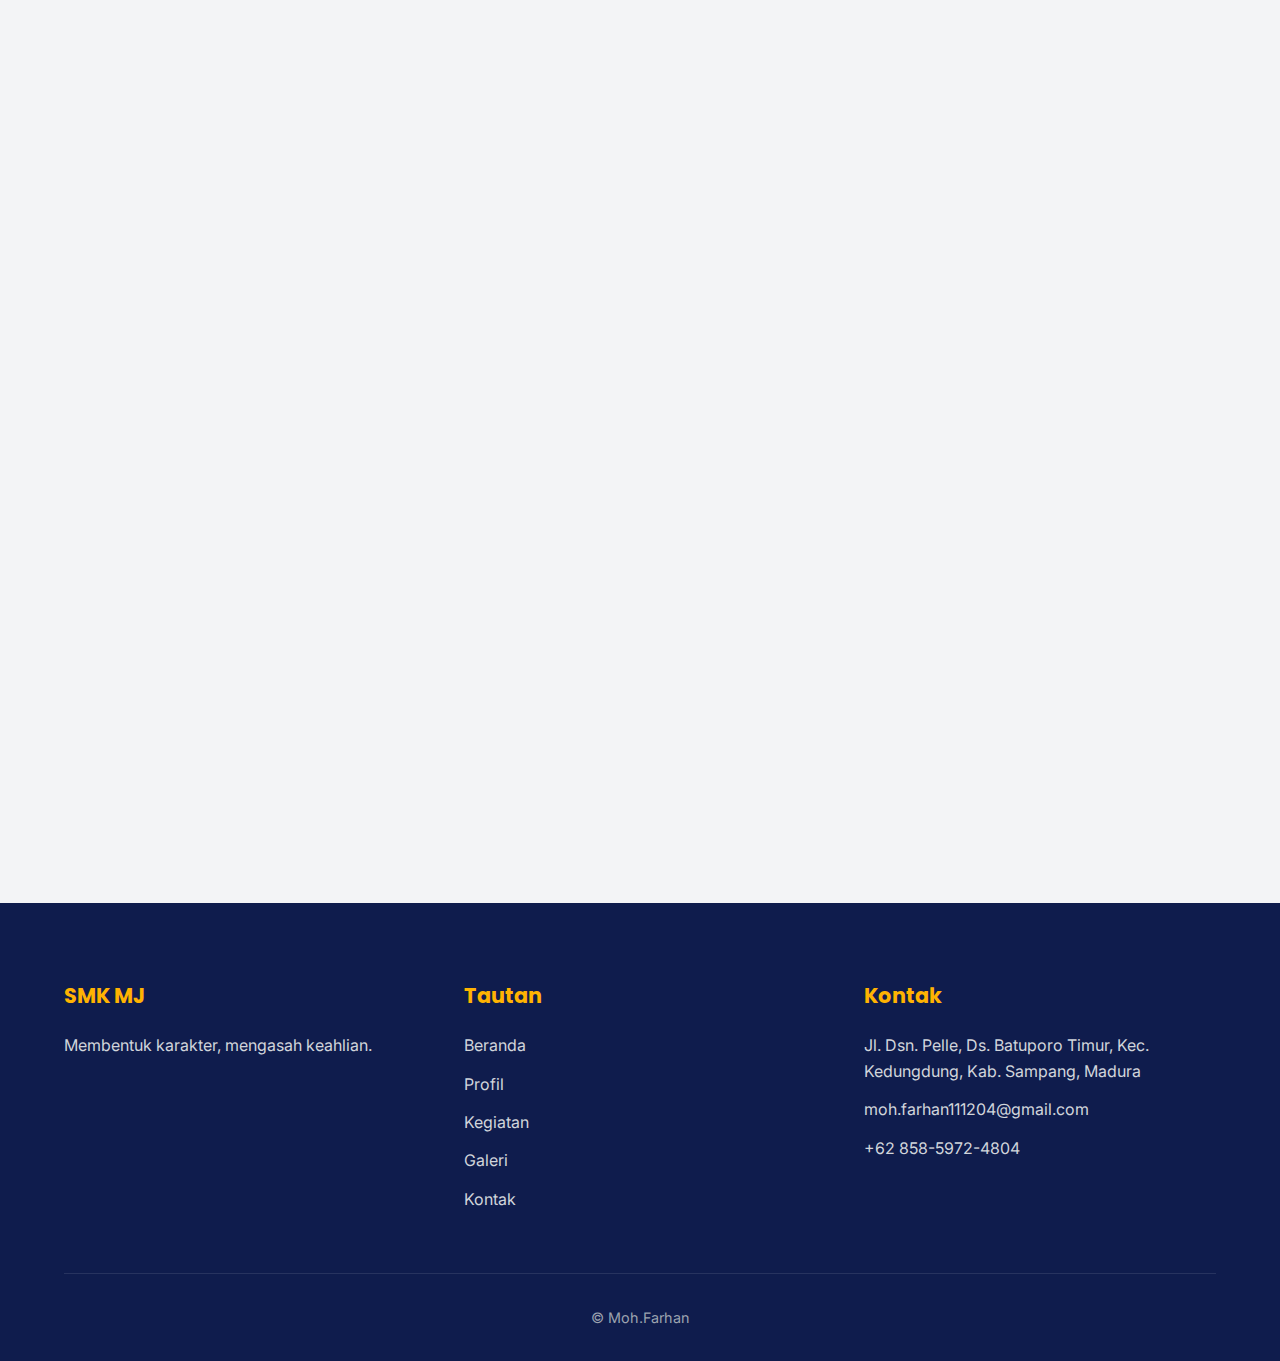
<file: profile.html>
<!DOCTYPE html>
<html lang="id">

<head>
    <meta charset="UTF-8">
    <meta name="viewport" content="width=device-width, initial-scale=1.0">
    <title>Profil Sekolah - SMK Miftahul Jannah</title>
    <link rel="stylesheet" href="css/style.css">
    <link
        href="https://fonts.googleapis.com/css2?family=Inter:wght@300;400;500;600&family=Poppins:wght@600;700;800&display=swap"
        rel="stylesheet">
    <link rel="stylesheet" href="https://cdnjs.cloudflare.com/ajax/libs/font-awesome/6.0.0/css/all.min.css">
    <link href="https://unpkg.com/aos@2.3.1/dist/aos.css" rel="stylesheet">
    <style>
        .page-header {
            background: linear-gradient(rgba(12, 36, 97, 0.9), rgba(12, 36, 97, 0.8)), url('assets/images/header_bg.jpg');
            background-size: cover;
            background-position: center;
            padding: 8rem 5% 4rem;
            text-align: center;
            color: var(--white);
        }

        .visi-misi {
            padding: 4rem 5%;
            display: grid;
            grid-template-columns: 1fr 1fr;
            gap: 3rem;
        }

        .card {
            background: var(--white);
            padding: 2rem;
            border-radius: 15px;
            box-shadow: var(--shadow-sm);
            transition: var(--transition);
        }

        .card:hover {
            transform: translateY(-5px);
            box-shadow: var(--shadow-lg);
        }

        .card h3 {
            color: var(--primary-color);
            margin-bottom: 1rem;
            border-bottom: 2px solid var(--accent-color);
            display: inline-block;
            padding-bottom: 0.5rem;
        }

        .staff-img {
            height: 300px;
            overflow: hidden;
        }

        .staff-img img {
            width: 100%;
            height: 100%;
            object-fit: cover;
            transition: transform 0.5s ease;
        }

        .staff-card:hover .staff-img img {
            transform: scale(1.1);
        }

        .staff-info {
            padding: 1.5rem;
        }

        .staff-info h4 {
            color: var(--primary-color);
            font-size: 1.2rem;
        }

        .staff-info p {
            color: #7f8fa6;
            margin-top: 0.5rem;
            font-weight: 500;
        }

        @media (max-width: 768px) {
            .visi-misi {
                grid-template-columns: 1fr;
            }
        }

        /* Flexbox adjustment for centering last item */
        .staff-grid {
            display: flex;
            flex-wrap: wrap;
            justify-content: center;
            gap: 2rem;
            padding: 2rem 5% 5rem;
        }

        .staff-card {
            flex: 1 1 280px;
            max-width: 350px;
            background: var(--white);
            border-radius: 15px;
            overflow: hidden;
            box-shadow: var(--shadow-sm);
            text-align: center;
        }
    </style>
</head>

<body>

    <nav class="navbar" id="navbar">
        <a href="index.html" class="logo">SMK Miftahul Jannah</a>
        <ul class="nav-links">
            <li><a href="index.html">Beranda</a></li>
            <li><a href="profile.html">Profil</a></li>
            <li><a href="activities.html">Kegiatan</a></li>
            <li><a href="gallery.html">Galeri</a></li>
            <li><a href="contact.html">Kontak</a></li>
        </ul>

    </nav>

    <header class="page-header">
        <h1 data-aos="fade-down" data-aos-duration="1000">Profil Sekolah</h1>
        <p data-aos="fade-up" data-aos-duration="1000" data-aos-delay="200">Mengenal lebih dekat visi, misi, dan tim
            kami.</p>
    </header>

    <section class="visi-misi">
        <div class="card" data-aos="fade-right" data-aos-duration="1000">
            <h3>Visi</h3>
            <p>Mencetak tenaga profesional sebagai lembaga untuk membentuk pribadi yang beriman, berilmu, dan
                berkualitas dalam bekerja baik di tingkat nasional atau global.</p>
        </div>
        <div class="card" data-aos="fade-left" data-aos-duration="1000">
            <h3>Misi</h3>
            <ul>
                <li>Membentuk pribadi yang beriman, berakhlak, dan bertawakal kepada Tuhan Yang Maha Kuasa.</li>
                <li>Membentuk sumber daya manusia (SDM) yang berkarakter, jujur, bertanggung jawab, peduli, dan memiliki
                    semangat pelayanan prima.</li>
                <li>Meningkatkan relevansi program sarana dan prasarana pendidikan menengah kejuruan agar dapat bekerja
                    dengan baik di tingkat nasional & global.</li>
                <li>Menghasilkan sumber daya manusia (SDM) yang berjiwa entrepreneur sesuai dengan kebutuhan dunia
                    usaha/dunia industri yang mampu bersaing dalam era global.</li>
                <li>Mampu menciptakan produk dan jasa yang berkualitas.</li>
            </ul>
        </div>
    </section>

    <div class="section-title">
        <h2>Pimpinan & Staf Pengajar</h2>
        <p>Guru-guru berdedikasi tinggi yang siap membimbing siswa menuju kesuksesan.</p>
    </div>

    <section class="staff-grid">
        <!-- Principal -->
        <div class="staff-card" data-aos="fade-up" data-aos-duration="800">
            <div class="staff-img">
                <img src="assets/images/principal_updated.jpg" alt="Kepala Sekolah">
            </div>
            <div class="staff-info">
                <h4>Abd.Malik, S.Pd., Gr.</h4>
                <p>Kepala Sekolah</p>
            </div>
        </div>

        <!-- Vice Principal -->
        <div class="staff-card" data-aos="fade-up" data-aos-duration="800">
            <div class="staff-img">
                <img src="assets/images/vice_principal_updated.jpg" alt="Wakil Kepala Sekolah">
            </div>
            <div class="staff-info">
                <h4>Yuni Nur Widayanti, S.Pd., Gr.</h4>
                <p>Wakil Kepala Sekolah</p>
            </div>
        </div>

        <!-- Teacher: Fiqri Febrian -->
        <div class="staff-card" data-aos="fade-up" data-aos-duration="800">
            <div class="staff-img">
                <img src="assets/images/teacher_fiqri.jpg" alt="Guru">
            </div>
            <div class="staff-info">
                <h4>Fiqri Febrian iswandi,S.E</h4>
                <p>Guru</p>
            </div>
        </div>

        <!-- Teacher: Maisuroh -->
        <div class="staff-card" data-aos="fade-up" data-aos-duration="800">
            <div class="staff-img">
                <img src="assets/images/teacher_maisuroh.jpg" alt="Guru">
            </div>
            <div class="staff-info">
                <h4>Maisuroh, S.Pd., Gr.</h4>
                <p>Guru</p>
            </div>
        </div>

        <!-- Teacher: Maisaroh -->
        <div class="staff-card" data-aos="fade-up" data-aos-duration="800">
            <div class="staff-img">
                <img src="assets/images/teacher_maisaroh.jpg" alt="Guru">
            </div>
            <div class="staff-info">
                <h4>Maisaroh, S.Pd., Gr.</h4>
                <p>Guru</p>
            </div>
        </div>

        <!-- Teacher: Bella Sundari Agustika -->
        <div class="staff-card" data-aos="fade-up" data-aos-duration="800">
            <div class="staff-img">
                <img src="assets/images/teacher_bella.jpg" alt="Guru">
            </div>
            <div class="staff-info">
                <h4>Bella Sundari Agustika, S.Akun., Gr</h4>
                <p>Guru</p>
            </div>
        </div>

        <!-- Proktor -->
        <div class="staff-card" data-aos="fade-up" data-aos-duration="800">
            <div class="staff-img">
                <img src="assets/images/proktor.jpg" alt="Moh. Farhan">
            </div>
            <div class="staff-info">
                <h4>Moh. Farhan</h4>
                <p>Proktor</p>
            </div>
        </div>

    </section>

    <footer>
        <div class="footer-content">
            <div class="footer-col">
                <h3>SMK MJ</h3>
                <p>Membentuk karakter, mengasah keahlian.</p>
            </div>
            <div class="footer-col">
                <h3>Tautan</h3>
                <a href="index.html">Beranda</a>
                <a href="profile.html">Profil</a>
                <a href="activities.html">Kegiatan</a>
                <a href="gallery.html">Galeri</a>
                <a href="contact.html">Kontak</a>
            </div>
            <div class="footer-col">
                <h3>Kontak</h3>
                <p>Jl. Dsn. Pelle, Ds. Batuporo Timur, Kec. Kedungdung, Kab. Sampang, Madura</p>
                <p>moh.farhan111204@gmail.com</p>
                <p>+62 858-5972-4804</p>
            </div>
        </div>
        <div class="copyright">
            &copy; Moh.Farhan
        </div>
    </footer>

    <script src="js/main.js"></script>
    <script src="https://unpkg.com/aos@2.3.1/dist/aos.js"></script>
    <script>
        AOS.init({
            once: true,
            offset: 100
        });

        // Manual initialization for staff cards if data attributes need help, but usually auto-init works.
    </script>
</body>

</html>
</file>
<file: css/style.css>
/* CSS Variables & Reset */
:root {
    --primary-color: #0F1C4D;
    /* Darker Navy for better contrast */
    --accent-color: #FFB302;
    /* Vibrant Gold */
    --text-dark: #1e272e;
    --text-light: #f5f6fa;
    --white: #ffffff;
    --glass-bg: rgba(255, 255, 255, 0.95);
    /* Less transparent for readability */
    --glass-border: rgba(255, 255, 255, 0.5);
    --shadow-sm: 0 4px 6px rgba(0, 0, 0, 0.05);
    /* Softer shadows */
    --shadow-lg: 0 10px 25px rgba(0, 0, 0, 0.1);
    --shadow-xl: 0 20px 40px rgba(0, 0, 0, 0.15);
    --transition: all 0.3s ease;
    --font-heading: 'Poppins', sans-serif;
    --font-body: 'Inter', sans-serif;
    --gradient-primary: linear-gradient(135deg, #0F1C4D 0%, #2a4d9e 100%);
    --gradient-accent: linear-gradient(135deg, #FFB302 0%, #F59E0B 100%);
}

* {
    margin: 0;
    padding: 0;
    box-sizing: border-box;
}

html {
    scroll-behavior: smooth;
}

body {
    font-family: var(--font-body);
    color: var(--text-dark);
    background-color: #F3F4F6;
    line-height: 1.6;
    overflow-x: hidden;
}

a {
    text-decoration: none;
    color: inherit;
}

img {
    max-width: 100%;
    display: block;
}

/* Typography */
h1,
h2,
h3,
h4,
h5,
h6 {
    font-family: var(--font-heading);
    font-weight: 700;
    line-height: 1.25;
}

/* Modern Utilities */
.glass-effect {
    background: var(--glass-bg);
    backdrop-filter: blur(10px);
    -webkit-backdrop-filter: blur(10px);
    border: 1px solid var(--glass-border);
    box-shadow: var(--shadow-sm);
}

.gradient-text {
    background: var(--gradient-primary);
    -webkit-background-clip: text;
    -webkit-text-fill-color: transparent;
    background-clip: text;
}

/* Navbar */
.navbar {
    position: fixed;
    top: 0;
    left: 0;
    width: 100%;
    padding: 1rem 5%;
    display: flex;
    justify-content: space-between;
    align-items: center;
    z-index: 1000;
    transition: var(--transition);
    background: transparent;
}

.navbar.scrolled {
    background: #ffffff;
    backdrop-filter: blur(15px);
    box-shadow: var(--shadow-sm);
    padding: 0.8rem 5%;
}

.logo {
    font-size: 1.8rem;
    font-weight: 800;
    color: var(--white);
    letter-spacing: 0.5px;
    text-shadow: 0 2px 10px rgba(0, 0, 0, 0.5);
    /* Shadow for text on image */
}

.navbar.scrolled .logo {
    color: var(--primary-color);
    text-shadow: none;
}

.nav-links {
    display: flex;
    gap: 2rem;
    list-style: none;
}

.nav-links a {
    color: var(--white);
    font-weight: 500;
    font-size: 1rem;
    position: relative;
    padding: 5px 0;
    text-shadow: 0 1px 4px rgba(0, 0, 0, 0.5);
    /* Shadow for text on image */
}

.navbar.scrolled .nav-links a {
    color: var(--text-dark);
    text-shadow: none;
}

.nav-links a::after {
    content: '';
    position: absolute;
    bottom: 0;
    left: 0;
    width: 0;
    height: 3px;
    background: var(--accent-color);
    transition: var(--transition);
    border-radius: 2px;
}

.nav-links a:hover::after {
    width: 100%;
}

.btn-cta {
    padding: 0.8rem 2rem;
    background: var(--accent-color);
    color: var(--primary-color);
    font-weight: 700;
    border-radius: 50px;
    transition: var(--transition);
    box-shadow: 0 4px 15px rgba(255, 179, 2, 0.4);
    border: none !important;
}

.btn-cta:hover {
    transform: translateY(-2px);
    box-shadow: 0 6px 20px rgba(255, 179, 2, 0.6);
}

/* Hero Section */
.hero {
    height: 100vh;
    /* Darker overlay for better text contrast: 0.85 opacity */
    background: linear-gradient(180deg, rgba(15, 28, 77, 0.85), rgba(15, 28, 77, 0.7)), url('../assets/images/header_bg.jpg');
    background-size: cover;
    background-position: center;
    background-attachment: scroll;
    /* Fixed attachment can be jittery on mobile */
    display: flex;
    align-items: center;
    justify-content: center;
    text-align: center;
    color: var(--white);
    padding: 0 1rem;
    position: relative;
    overflow: hidden;
}

.hero::before {
    content: '';
    position: absolute;
    top: 0;
    left: 0;
    width: 100%;
    height: 100%;
    background: radial-gradient(circle at center, transparent 0%, rgba(0, 0, 0, 0.4) 100%);
}

.hero-content {
    max-width: 900px;
    position: relative;
    z-index: 2;
}

.hero h1 {
    font-size: 3.5rem;
    margin-bottom: 1.5rem;
    font-weight: 800;
    letter-spacing: -0.5px;
    line-height: 1.2;
}

/* Ensure the gradient text stands out or revert to white if too dark */
.hero h1 .gradient-text {
    background: linear-gradient(135deg, #FFB302 0%, #FFD700 100%);
    -webkit-background-clip: text;
    -webkit-text-fill-color: transparent;
    background-clip: text;
}

.hero p {
    font-size: 1.25rem;
    margin-bottom: 2.5rem;
    font-weight: 400;
    color: rgba(255, 255, 255, 0.9);
    line-height: 1.8;
}

/* Principal Section - Clean Modern Card */
.principal-section {
    padding: 8rem 10%;
    display: flex;
    align-items: center;
    gap: 5rem;
    background: var(--white);
    position: relative;
}

.principal-img {
    flex: 1;
    position: relative;
    border-radius: 20px;
    overflow: hidden;
    box-shadow: var(--shadow-xl);
    /* No 3D transform */
    transition: transform 0.4s ease;
}

.principal-img:hover {
    transform: translateY(-5px);
    /* Simple elevation */
}

.principal-img img {
    width: 100%;
    height: auto;
    display: block;
}

.principal-text {
    flex: 1;
}

.section-tag {
    color: var(--accent-color);
    font-weight: 700;
    text-transform: uppercase;
    letter-spacing: 2px;
    margin-bottom: 0.5rem;
    display: block;
    font-size: 0.9rem;
}

.principal-text h2 {
    font-size: 2.5rem;
    color: var(--primary-color);
    margin-bottom: 1.5rem;
}

.principal-text p {
    color: #4b5563;
    margin-bottom: 1.2rem;
    font-size: 1.05rem;
}

/* Section Title */
.section-title {
    text-align: center;
    margin-bottom: 4rem;
    padding-top: 4rem;
}

.section-title h2 {
    font-size: 2.5rem;
    color: var(--primary-color);
    margin-bottom: 1rem;
    position: relative;
    display: inline-block;
}

.section-title h2::after {
    content: '';
    display: block;
    width: 60px;
    height: 4px;
    background: var(--accent-color);
    margin: 10px auto 0;
    border-radius: 2px;
}

.section-title p {
    color: #6b7280;
    max-width: 600px;
    margin: 1rem auto 0;
    font-size: 1.1rem;
}

/* Footer */
footer {
    background: var(--primary-color);
    color: var(--white);
    padding: 5rem 5% 2rem;
    position: relative;
    overflow: hidden;
}

.footer-content {
    display: grid;
    grid-template-columns: repeat(auto-fit, minmax(280px, 1fr));
    gap: 3rem;
    margin-bottom: 3rem;
    position: relative;
    z-index: 2;
}

.footer-col h3 {
    margin-bottom: 1.5rem;
    color: var(--accent-color);
    font-size: 1.3rem;
}

.footer-col p,
.footer-col a {
    color: #d1d5db;
    margin-bottom: 0.8rem;
    display: block;
    transition: var(--transition);
    font-size: 1rem;
}

.footer-col a:hover {
    color: var(--white);
    transform: translateX(5px);
}

.copyright {
    border-top: 1px solid rgba(255, 255, 255, 0.1);
    padding-top: 2rem;
    text-align: center;
    font-size: 0.9rem;
    color: #9ca3af;
    position: relative;
    z-index: 2;
}

/* Mobile Responsive */
@media (max-width: 768px) {
    .navbar {
        padding: 1rem;
    }

    .nav-links {
        display: none;
    }

    .hero h1 {
        font-size: 2.5rem;
    }

    .principal-section {
        flex-direction: column;
        padding: 4rem 1.5rem;
        gap: 3rem;
    }

    .principal-text {
        text-align: center;
    }

    .principal-text h2 {
        font-size: 2rem;
    }

    .section-title h2 {
        font-size: 2.2rem;
    }
}
</file>
